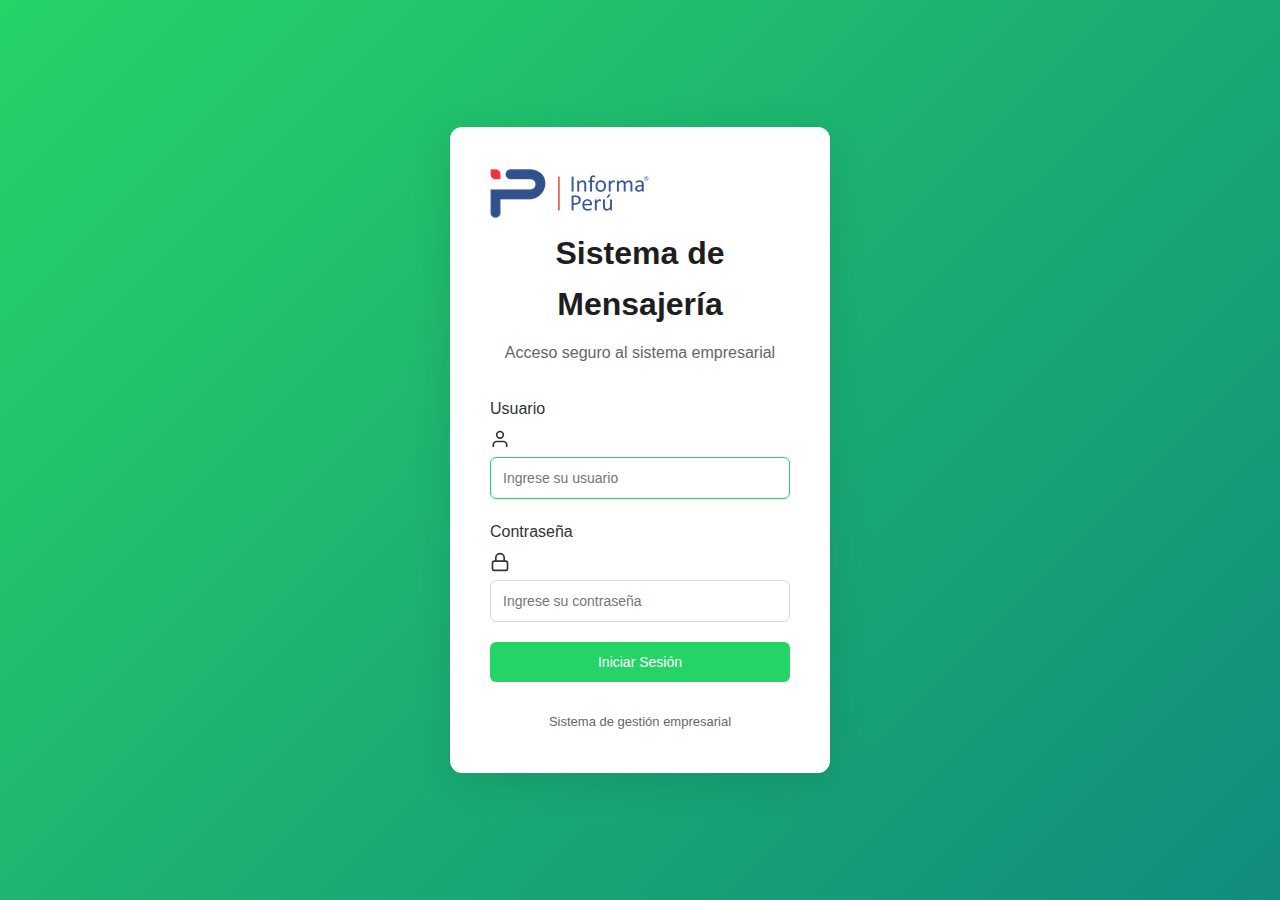
<file: src/frontend/index.html>
<!DOCTYPE html>
<html lang="es">
<head>
    <meta charset="UTF-8">
    <meta name="viewport" content="width=device-width, initial-scale=1.0">
    <title>Sistema de Mensajería Empresarial - Login</title>
    <link rel="stylesheet" href="css/style.css">
    <link rel="preconnect" href="https://fonts.googleapis.com">
    <link rel="preconnect" href="https://fonts.gstatic.com" crossorigin>
    <link href="https://fonts.googleapis.com/css2?family=Inter:wght@300;400;500;600;700&display=swap" rel="stylesheet">
</head>
<body class="login-page">
    <div class="login-background">
        <div class="login-pattern"></div>
    </div>
    <div class="login-container">
        <div class="login-box">
            <div class="logo-container">
                <img src="css/assets/logo_informa.png" alt="Logo Empresa" class="company-logo">
            </div>
            <div class="login-header">
                <h1>Sistema de Mensajería</h1>
                <p class="subtitle">Acceso seguro al sistema empresarial</p>
            </div>

            <form id="loginForm">
                <div class="form-group">
                    <label for="username">Usuario</label>
                    <div class="input-wrapper">
                        <svg class="input-icon" xmlns="http://www.w3.org/2000/svg" width="20" height="20" viewBox="0 0 24 24" fill="none" stroke="currentColor" stroke-width="2" stroke-linecap="round" stroke-linejoin="round">
                            <path d="M20 21v-2a4 4 0 0 0-4-4H8a4 4 0 0 0-4 4v2"></path>
                            <circle cx="12" cy="7" r="4"></circle>
                        </svg>
                        <input type="text" id="username" name="username" class="form-control" placeholder="Ingrese su usuario" required autofocus>
                    </div>
                </div>

                <div class="form-group">
                    <label for="password">Contraseña</label>
                    <div class="input-wrapper">
                        <svg class="input-icon" xmlns="http://www.w3.org/2000/svg" width="20" height="20" viewBox="0 0 24 24" fill="none" stroke="currentColor" stroke-width="2" stroke-linecap="round" stroke-linejoin="round">
                            <rect x="3" y="11" width="18" height="11" rx="2" ry="2"></rect>
                            <path d="M7 11V7a5 5 0 0 1 10 0v4"></path>
                        </svg>
                        <input type="password" id="password" name="password" class="form-control" placeholder="Ingrese su contraseña" required>
                    </div>
                </div>

                <button type="submit" class="btn btn-primary btn-block btn-login">
                    <span class="btn-text">Iniciar Sesión</span>
                    <span class="btn-loader" style="display: none;">
                        <svg class="spinner" width="20" height="20" viewBox="0 0 24 24" fill="none" stroke="currentColor" stroke-width="2">
                            <path d="M21 12a9 9 0 1 1-6.219-8.56"></path>
                        </svg>
                    </span>
                </button>
            </form>

            <div id="errorMessage" class="alert alert-error" style="display: none;"></div>

            <div class="login-footer">
                <p class="footer-text">Sistema de gestión empresarial</p>
            </div>
        </div>
    </div>

    <script>
        const loginForm = document.getElementById('loginForm');
        const errorMessage = document.getElementById('errorMessage');

        loginForm.addEventListener('submit', async (e) => {
            e.preventDefault();

            const username = document.getElementById('username').value;
            const password = document.getElementById('password').value;

            const btnText = document.querySelector('.btn-text');
            const btnLoader = document.querySelector('.btn-loader');
            const submitBtn = loginForm.querySelector('button[type="submit"]');

            btnText.style.display = 'none';
            btnLoader.style.display = 'inline-block';
            submitBtn.disabled = true;
            errorMessage.style.display = 'none';

            try {
                const response = await fetch('/api/auth/login', {
                    method: 'POST',
                    headers: {
                        'Content-Type': 'application/json'
                    },
                    body: JSON.stringify({ username, password })
                });

                const data = await response.json();

                if (data.success) {
                    // Guardar token y usuario
                    localStorage.setItem('token', data.token);
                    localStorage.setItem('user', JSON.stringify(data.user));

                    // Redirigir a dashboard
                    window.location.href = 'dashboard.html';
                } else {
                    throw new Error(data.message || 'Error al iniciar sesión');
                }

            } catch (error) {
                errorMessage.textContent = error.message;
                errorMessage.style.display = 'block';
            } finally {
                btnText.style.display = 'inline-block';
                btnLoader.style.display = 'none';
                submitBtn.disabled = false;
            }
        });

        // Verificar si ya está logueado
        if (localStorage.getItem('token')) {
            window.location.href = 'dashboard.html';
        }

        // Manejar el estado de focus en los inputs
        const inputs = document.querySelectorAll('.form-control');
        inputs.forEach(input => {
            const wrapper = input.closest('.input-wrapper');
            
            input.addEventListener('focus', () => {
                wrapper.classList.add('input-focused');
            });
            
            input.addEventListener('blur', () => {
                wrapper.classList.remove('input-focused');
            });
        });
    </script>
</body>
</html>
</file>
<file: src/frontend/css/style.css>
:root {
    --primary-color: #25D366;
    --secondary-color: #128C7E;
    --danger-color: #dc3545;
    --warning-color: #ffc107;
    --success-color: #28a745;
    --dark-color: #1e1e1e;
    --light-gray: #f5f5f5;
    --border-color: #ddd;
    --text-color: #333;
    --text-light: #666;
}

/*Fondo */

* {
    margin: 0;
    padding: 0;
    box-sizing: border-box;
}

body {
    font-family: 'Segoe UI', Tahoma, Geneva, Verdana, sans-serif;
    background-color: var(--light-gray);
    color: var(--text-color);
    line-height: 1.6;
}

/* Login Page */
.login-page {
    display: flex;
    align-items: center;
    justify-content: center;
    min-height: 100vh;
    background: linear-gradient(135deg, var(--primary-color), var(--secondary-color));
}

.login-container {
    width: 100%;
    max-width: 420px;
    padding: 20px;
}

.login-box {
    background: white;
    border-radius: 12px;
    padding: 40px;
    box-shadow: 0 10px 40px rgba(0,0,0,0.1);
}

.logo {
    text-align: center;
    margin-bottom: 20px;
    color: var(--primary-color);
}

.login-box h1 {
    text-align: center;
    color: var(--dark-color);
    margin-bottom: 10px;
}

.subtitle {
    text-align: center;
    color: var(--text-light);
    margin-bottom: 30px;
}

/* Forms */
.form-group {
    margin-bottom: 20px;
}

.form-group label {
    display: block;
    margin-bottom: 8px;
    font-weight: 500;
    color: var(--text-color);
}

.form-control {
    width: 100%;
    padding: 12px;
    border: 1px solid var(--border-color);
    border-radius: 6px;
    font-size: 14px;
    transition: border-color 0.3s;
}

.form-control:focus {
    outline: none;
    border-color: var(--primary-color);
}

textarea.form-control {
    resize: vertical;
    font-family: inherit;
}

/* Buttons */
.btn {
    padding: 12px 24px;
    border: none;
    border-radius: 6px;
    font-size: 14px;
    font-weight: 500;
    cursor: pointer;
    transition: all 0.3s;
    display: inline-flex;
    align-items: center;
    justify-content: center;
    gap: 8px;
}

.btn:disabled {
    opacity: 0.6;
    cursor: not-allowed;
}

.btn-primary {
    background: var(--primary-color);
    color: white;
}

.btn-primary:hover:not(:disabled) {
    background: var(--secondary-color);
}

.btn-secondary {
    background: #6c757d;
    color: white;
}

.btn-secondary:hover:not(:disabled) {
    background: #5a6268;
}

.btn-danger {
    background: var(--danger-color);
    color: white;
}

.btn-danger:hover:not(:disabled) {
    background: #c82333;
}

.btn-success {
    background: var(--success-color);
    color: white;
}

.btn-block {
    width: 100%;
}

.btn-lg {
    padding: 14px 28px;
    font-size: 16px;
}

.btn-sm {
    padding: 8px 16px;
    font-size: 13px;
}

/* Alerts */
.alert {
    padding: 12px;
    border-radius: 6px;
    margin-top: 15px;
}

.alert-error {
    background: #f8d7da;
    color: #721c24;
    border: 1px solid #f5c6cb;
}

.alert-success {
    background: #d4edda;
    color: #155724;
    border: 1px solid #c3e6cb;
}

.alert-warning {
    background: #fff3cd;
    color: #856404;
    border: 1px solid #ffeaa7;
}

.alert-info {
    background: #d1ecf1;
    color: #0c5460;
    border: 1px solid #bee5eb;
}

.login-footer {
    margin-top: 30px;
    text-align: center;
    color: var(--text-light);
    font-size: 13px;
}

/* Dashboard Layout */
body:not(.login-page) {
    display: flex;
    height: 100vh;
    overflow: hidden;
}

.sidebar {
    width: 260px;
    background: var(--dark-color);
    color: white;
    display: flex;
    flex-direction: column;
}

.sidebar-header {
    padding: 20px;
    border-bottom: 1px solid rgba(255,255,255,0.1);
}

.sidebar-header h2 {
    font-size: 18px;
    color: var(--primary-color);
}

.sidebar-nav {
    flex: 1;
    padding: 20px 0;
    overflow-y: auto;
}

.nav-item {
    display: flex;
    align-items: center;
    gap: 12px;
    padding: 12px 20px;
    color: rgba(255,255,255,0.8);
    text-decoration: none;
    transition: all 0.3s;
}

.nav-item:hover {
    background: rgba(255,255,255,0.1);
    color: white;
}

.nav-item.active {
    background: var(--primary-color);
    color: white;
}

.icon {
    font-size: 20px;
}

.sidebar-footer {
    padding: 20px;
    border-top: 1px solid rgba(255,255,255,0.1);
}

.user-info {
    margin-bottom: 15px;
    font-size: 14px;
    color: rgba(255,255,255,0.8);
}

/* Main Content */
.main-content {
    flex: 1;
    display: flex;
    flex-direction: column;
    overflow: hidden;
}

/* Dark mode global: aplica también al contenido derecho */
[data-theme="dark"] body {
    background-color: #0d1117;
    color: #c9d1d9;
}

[data-theme="dark"] .header,
[data-theme="dark"] .devices-grid .device-card,
[data-theme="dark"] .category-card,
[data-theme="dark"] .table-container,
[data-theme="dark"] .manual-send-form,
[data-theme="dark"] .chats-list,
[data-theme="dark"] .chat-messages,
[data-theme="dark"] .campaigns-list .campaign-card,
[data-theme="dark"] .campaign-errors-section,
[data-theme="dark"] .calendar-toolbar,
[data-theme="dark"] .calendar-container,
[data-theme="dark"] .calendar-legend,
[data-theme="dark"] .modal-content,
[data-theme="dark"] .note-card {
    background-color: #161b22;
    color: #c9d1d9;
}

[data-theme="dark"] .data-table thead,
[data-theme="dark"] .chat-header {
    background-color: #0d1117;
    border-color: #30363d;
}

[data-theme="dark"] .data-table td,
[data-theme="dark"] .data-table th,
[data-theme="dark"] .messages-container,
[data-theme="dark"] .content-container {
    border-color: #30363d;
}

[data-theme="dark"] .sidebar {
    background: #0b0f14;
}

.header {
    background: white;
    padding: 20px 30px;
    border-bottom: 1px solid var(--border-color);
    display: flex;
    justify-content: space-between;
    align-items: center;
}

.header h1 {
    font-size: 24px;
    color: var(--text-color);
}

.content-container {
    flex: 1;
    overflow-y: auto;
    padding: 30px;
}

.view {
    display: none;
}

.view.active {
    display: block;
}

/* Devices Grid */
.devices-grid {
    display: grid;
    grid-template-columns: repeat(auto-fill, minmax(300px, 1fr));
    gap: 20px;
}

.device-card {
    background: white;
    border-radius: 8px;
    padding: 20px;
    box-shadow: 0 2px 8px rgba(0,0,0,0.1);
}

.device-header {
    display: flex;
    justify-content: space-between;
    align-items: center;
    margin-bottom: 15px;
}

.device-name {
    font-weight: 600;
    font-size: 16px;
}

.device-status {
    padding: 4px 12px;
    border-radius: 20px;
    font-size: 12px;
    font-weight: 500;
}

.status-conectado {
    background: #d4edda;
    color: #155724;
}

.status-desconectado {
    background: #f8d7da;
    color: #721c24;
}

.status-esperando_qr {
    background: #fff3cd;
    color: #856404;
}

.device-info {
    margin-bottom: 15px;
    color: var(--text-light);
    font-size: 14px;
}

.device-actions {
    display: flex;
    gap: 10px;
}

/* Categories Grid */
.categories-grid {
    display: grid;
    grid-template-columns: repeat(auto-fill, minmax(280px, 1fr));
    gap: 20px;
}

.category-card {
    background: white;
    border-radius: 8px;
    padding: 20px;
    box-shadow: 0 2px 8px rgba(0,0,0,0.1);
    border-left: 4px solid var(--primary-color);
}

.category-header {
    display: flex;
    justify-content: space-between;
    align-items: center;
    margin-bottom: 10px;
}

.category-name {
    font-weight: 600;
    font-size: 16px;
}

.category-description {
    color: var(--text-light);
    font-size: 14px;
    margin-bottom: 10px;
}

.category-stats {
    display: flex;
    gap: 15px;
    font-size: 13px;
    color: var(--text-light);
}

/* Table */
.table-container {
    background: white;
    border-radius: 8px;
    overflow: hidden;
    box-shadow: 0 2px 8px rgba(0,0,0,0.1);
}

.data-table {
    width: 100%;
    border-collapse: collapse;
}

.data-table thead {
    background: var(--light-gray);
}

.data-table th {
    padding: 15px;
    text-align: left;
    font-weight: 600;
    font-size: 14px;
}

.data-table td {
    padding: 15px;
    border-top: 1px solid var(--border-color);
    font-size: 14px;
}

.data-table tbody tr:hover {
    background: var(--light-gray);
}

/* Filters Bar */
.filters-bar {
    display: flex;
    gap: 15px;
    margin-bottom: 20px;
}

/* Manual Send Form */
.manual-send-form {
    max-width: 600px;
    background: white;
    padding: 30px;
    border-radius: 8px;
    box-shadow: 0 2px 8px rgba(0,0,0,0.1);
}

/* Chats Container */
.chats-container {
    display: grid;
    grid-template-columns: 350px 1fr;
    gap: 20px;
    height: calc(100vh - 180px);
}

.chats-list {
    background: white;
    border-radius: 8px;
    overflow: hidden;
    box-shadow: 0 2px 8px rgba(0,0,0,0.1);
}

.chats-header {
    padding: 20px;
    border-bottom: 1px solid var(--border-color);
}

.chats-header h3 {
    margin-bottom: 15px;
}

#chatsList {
    overflow-y: auto;
    max-height: calc(100vh - 280px);
}

.chat-messages {
    background: white;
    border-radius: 8px;
    box-shadow: 0 2px 8px rgba(0,0,0,0.1);
    display: flex;
    flex-direction: column;
}

.chat-messages-header {
    padding: 20px;
    border-bottom: 1px solid var(--border-color);
    display: flex;
    justify-content: space-between;
    align-items: center;
}

.messages-container {
    flex: 1;
    padding: 20px;
    overflow-y: auto;
}

.chat-input {
    padding: 20px;
    border-top: 1px solid var(--border-color);
    display: flex;
    gap: 10px;
}

.empty-state {
    text-align: center;
    color: var(--text-light);
    padding: 40px;
}

/* Modal */
.modal {
    display: none;
    position: fixed;
    top: 0;
    left: 0;
    width: 100%;
    height: 100%;
    background: rgba(0,0,0,0.5);
    z-index: 1000;
    align-items: center;
    justify-content: center;
}

.modal.active {
    display: flex;
}

.modal-content {
    background: white;
    border-radius: 12px;
    width: 90%;
    max-width: 500px;
    max-height: 90vh;
    overflow-y: auto;
    box-shadow: 0 10px 40px rgba(0,0,0,0.2);
}

.modal-header {
    padding: 20px;
    border-bottom: 1px solid var(--border-color);
    display: flex;
    justify-content: space-between;
    align-items: center;
}

.modal-header h2 {
    font-size: 20px;
}

.modal-close {
    background: none;
    border: none;
    font-size: 24px;
    cursor: pointer;
    color: var(--text-light);
}

.modal-body {
    padding: 20px;
}

.modal-footer {
    padding: 20px;
    border-top: 1px solid var(--border-color);
    display: flex;
    justify-content: flex-end;
    gap: 10px;
}

.qr-container {
    text-align: center;
    padding: 20px;
    min-height: 320px;
    display: flex;
    align-items: center;
    justify-content: center;
}

.qr-container img {
    max-width: 300px;
    width: 100%;
    height: auto;
    border: 2px solid var(--border-color);
    border-radius: 8px;
    padding: 10px;
    background: white;
}

/* Campaigns List */
.campaigns-list {
    display: flex;
    flex-direction: column;
    gap: 20px;
}

.campaign-card {
    background: white;
    border-radius: 8px;
    padding: 20px;
    box-shadow: 0 2px 8px rgba(0,0,0,0.1);
}

.campaign-header {
    display: flex;
    justify-content: space-between;
    align-items: center;
    margin-bottom: 15px;
}

.campaign-title {
    font-weight: 600;
    font-size: 18px;
}

.campaign-info {
    display: grid;
    grid-template-columns: repeat(auto-fit, minmax(200px, 1fr));
    gap: 15px;
    margin-bottom: 15px;
}

.campaign-stat {
    display: flex;
    flex-direction: column;
}

.campaign-stat label {
    font-size: 12px;
    color: var(--text-light);
    margin-bottom: 4px;
}

.campaign-stat value {
    font-weight: 600;
    font-size: 16px;
}

.campaign-actions {
    display: flex;
    gap: 10px;
}

/* Progress Bar */
.progress-bar {
    width: 100%;
    height: 8px;
    background: var(--light-gray);
    border-radius: 4px;
    overflow: hidden;
    margin: 15px 0;
}

.progress-fill {
    height: 100%;
    background: var(--primary-color);
    transition: width 0.3s;
}

/* Campaign Errors Section */
.campaign-errors-section {
    background: white;
    border-radius: 8px;
    padding: 20px;
    margin-top: 20px;
    box-shadow: 0 2px 8px rgba(0,0,0,0.1);
}

.campaign-errors-section .section-header {
    display: flex;
    justify-content: space-between;
    align-items: center;
    margin-bottom: 20px;
    padding-bottom: 10px;
    border-bottom: 2px solid var(--border-color);
}

.campaign-errors-section .section-header h3 {
    margin: 0;
    color: var(--danger-color);
}

.error-badge {
    background-color: #fff3cd;
    color: #856404;
    padding: 4px 8px;
    border-radius: 4px;
    font-size: 12px;
    font-weight: 500;
    display: inline-block;
}

.campaign-errors-section .empty-state {
    text-align: center;
    padding: 40px 20px;
    color: var(--text-light);
    font-size: 16px;
}

/* Text utilities */
.text-center {
    text-align: center;
}

/* Responsive */
@media (max-width: 768px) {
    body:not(.login-page) {
        flex-direction: column;
    }

    .sidebar {
        width: 100%;
        height: auto;
    }

    .chats-container {
        grid-template-columns: 1fr;
    }

    .devices-grid,
    .categories-grid {
        grid-template-columns: 1fr;
    }
}

/* ===== CHATS STYLES ===== */
.chat-item {
    display: flex;
    align-items: center;
    padding: 15px;
    border-bottom: 1px solid var(--border-color);
    cursor: pointer;
    transition: background-color 0.2s;
}

.chat-item:hover {
    background-color: var(--light-gray);
}

.chat-avatar {
    width: 50px;
    height: 50px;
    border-radius: 50%;
    background: linear-gradient(135deg, var(--primary-color), var(--secondary-color));
    display: flex;
    align-items: center;
    justify-content: center;
    color: white;
    font-weight: bold;
    margin-right: 15px;
    flex-shrink: 0;
}

.chat-info {
    flex: 1;
    min-width: 0;
}

.chat-name {
    font-weight: 600;
    margin-bottom: 4px;
}

.chat-last-message {
    color: var(--text-light);
    font-size: 0.9em;
    white-space: nowrap;
    overflow: hidden;
    text-overflow: ellipsis;
}

.chat-meta {
    text-align: right;
    font-size: 0.85em;
}

.chat-time {
    color: var(--text-light);
    margin-bottom: 4px;
}

.chat-device {
    color: var(--primary-color);
    font-size: 0.8em;
}

.chat-unread {
    background-color: var(--primary-color);
    color: white;
    border-radius: 50%;
    padding: 2px 8px;
    font-size: 0.8em;
    display: inline-block;
    min-width: 20px;
    text-align: center;
}

.chat-header {
    padding: 20px;
    border-bottom: 2px solid var(--border-color);
    background-color: white;
    display: flex;
    justify-content: space-between;
    align-items: center;
}

.messages-container {
    padding: 20px;
    max-height: 500px;
    overflow-y: auto;
    background-color: #111; /* base oscura detrás de la imagen */
    background-image: url('assets/Fondo.jpeg');
    background-repeat: repeat;
    background-size: 512px auto; /* ajusta el tamaño del patrón */
}

.message {
    margin-bottom: 15px;
    max-width: 70%;
    padding: 10px 15px;
    border-radius: 12px;
    position: relative;
}

.message-received {
    background-color: white;
    margin-right: auto;
    box-shadow: 0 1px 2px rgba(0,0,0,0.1);
}

.message-sent {
    background-color: var(--primary-color);
    color: white;
    margin-left: auto;
}

.message-text {
    word-wrap: break-word;
}

.message-time {
    font-size: 0.75em;
    opacity: 0.7;
    margin-top: 4px;
    text-align: right;
}

.chat-input {
    padding: 20px;
    background-color: white;
    border-top: 1px solid var(--border-color);
    display: flex;
    gap: 10px;
}

/* Temas oscuros personalizados */
[data-theme="dark-blue"] body { background-color: #0b1220; color: #c9d1d9; }
[data-theme="dark-blue"] .sidebar { background-color: #0a1020; }
[data-theme="dark-blue"] .header, [data-theme="dark-blue"] .table-container, [data-theme="dark-blue"] .chat-messages, [data-theme="dark-blue"] .chats-list { background-color: #0f172a; color: #d1d5db; }
[data-theme="dark-blue"] .messages-container { background-color: #0d1326; background-image: url('assets/Fondo.jpeg'); }

[data-theme="dark-emerald"] body { background-color: #0b1412; color: #d1fae5; }
[data-theme="dark-emerald"] .sidebar { background-color: #0a1511; }
[data-theme="dark-emerald"] .header, [data-theme="dark-emerald"] .table-container, [data-theme="dark-emerald"] .chat-messages, [data-theme="dark-emerald"] .chats-list { background-color: #10241f; color: #d1fae5; }
[data-theme="dark-emerald"] .messages-container { background-color: #0f201c; background-image: url('assets/Fondo.jpeg'); }

[data-theme="dark-contrast"] body { background-color: #0a0a0a; color: #e5e5e5; }
[data-theme="dark-contrast"] .sidebar { background-color: #050505; }
[data-theme="dark-contrast"] .header, [data-theme="dark-contrast"] .table-container, [data-theme="dark-contrast"] .chat-messages, [data-theme="dark-contrast"] .chats-list { background-color: #111111; color: #e5e5e5; }
[data-theme="dark-contrast"] .messages-container { background-color: #0e0e0e; background-image: url('assets/Fondo.jpeg'); }

.chat-input textarea {
    flex: 1;
    padding: 10px;
    border: 1px solid var(--border-color);
    border-radius: 6px;
    resize: vertical;
    font-family: inherit;
}

.chat-input button {
    align-self: flex-end;
}

/* Contenedor de errores en tiempo real */
.campaign-errors-live {
    background: #fff3cd;
    border: 2px solid #ffc107;
    border-radius: 8px;
    padding: 15px;
    margin-bottom: 20px;
    max-height: 400px;
    overflow-y: auto;
}

.campaign-errors-live h4 {
    margin: 0 0 10px 0;
    color: #856404;
    font-size: 16px;
}

#errorsList {
    display: flex;
    flex-direction: column;
    gap: 8px;
}

.error-item {
    display: flex;
    align-items: center;
    gap: 10px;
    padding: 10px;
    background: white;
    border-radius: 6px;
    border-left: 4px solid #dc3545;
    font-size: 14px;
}

.error-item.error-invalid-number {
    border-left-color: #ff6b6b;
    background: #ffe5e5;
}

.error-icon {
    font-size: 20px;
}

.error-number {
    font-weight: bold;
    color: #dc3545;
    min-width: 120px;
}

.error-reason {
    flex: 1;
    color: #666;
}

.error-time {
    font-size: 12px;
    color: #999;
    min-width: 80px;
    text-align: right;
}

/* ======================================
   CALENDARIO
   ====================================== */
.calendar-toolbar {
    display: flex;
    align-items: center;
    gap: 15px;
    margin-bottom: 20px;
    padding: 15px;
    background: white;
    border-radius: 8px;
    box-shadow: 0 2px 8px rgba(0,0,0,0.1);
}

.calendar-current-date {
    font-size: 18px;
    font-weight: 600;
    color: var(--dark-color);
    margin-left: auto;
}

.calendar-container {
    background: white;
    padding: 20px;
    border-radius: 8px;
    box-shadow: 0 2px 8px rgba(0,0,0,0.1);
}

.calendar-grid {
    display: grid;
    grid-template-columns: repeat(7, 1fr);
    gap: 1px;
    background: var(--border-color);
    border: 1px solid var(--border-color);
}

.calendar-day-name {
    background: var(--primary-color);
    color: white;
    text-align: center;
    padding: 10px;
    font-weight: 600;
    font-size: 14px;
}

.calendar-day {
    background: white;
    min-height: 100px;
    padding: 8px;
    position: relative;
}

.calendar-day.empty {
    background: #f9f9f9;
}

.calendar-day.today {
    background: #e3f2fd;
    border: 2px solid #2196f3;
}

.calendar-day-number {
    font-weight: bold;
    color: var(--dark-color);
    margin-bottom: 5px;
}

.calendar-event {
    font-size: 11px;
    color: white;
    padding: 3px 6px;
    border-radius: 4px;
    margin-bottom: 3px;
    overflow: hidden;
    text-overflow: ellipsis;
    white-space: nowrap;
    cursor: pointer;
}

.calendar-legend {
    display: flex;
    gap: 20px;
    margin-top: 15px;
    padding: 15px;
    background: white;
    border-radius: 8px;
    justify-content: center;
}

.legend-item {
    display: flex;
    align-items: center;
    gap: 8px;
    font-size: 14px;
}

.legend-color {
    width: 20px;
    height: 20px;
    border-radius: 4px;
}

/* ======================================
   NOTAS
   ====================================== */
.notes-grid {
    display: grid;
    grid-template-columns: repeat(auto-fill, minmax(300px, 1fr));
    gap: 20px;
}

/* Avatar / Foto de Perfil */
.avatar {
    width: 40px;
    height: 40px;
    border-radius: 50%;
    object-fit: cover;
    border: 2px solid #ddd;
    background: linear-gradient(135deg, #667eea 0%, #764ba2 100%);
    display: inline-flex;
    align-items: center;
    justify-content: center;
    font-weight: bold;
    color: white;
    font-size: 16px;
    text-transform: uppercase;
    flex-shrink: 0;
}

.avatar-sm {
    width: 32px;
    height: 32px;
    font-size: 13px;
}

.avatar-lg {
    width: 60px;
    height: 60px;
    font-size: 24px;
}

.avatar-loading {
    animation: pulse 1.5s ease-in-out infinite;
    background: linear-gradient(90deg, #f0f0f0 25%, #e0e0e0 50%, #f0f0f0 75%);
}

@keyframes pulse {
    0%, 100% { opacity: 1; }
    50% { opacity: 0.6; }
}

.contact-item {
    display: flex;
    align-items: center;
    gap: 12px;
    padding: 12px;
    border-bottom: 1px solid #eee;
    transition: background 0.2s;
}

.contact-item:hover {
    background: #f8f9fa;
}

.contact-info {
    flex: 1;
}

.contact-name {
    font-weight: 600;
    font-size: 15px;
    color: #333;
    margin-bottom: 2px;
}

.contact-phone {
    font-size: 13px;
    color: #666;
}

.note-card {
    background: white;
    border-radius: 8px;
    padding: 20px;
    box-shadow: 0 2px 8px rgba(0,0,0,0.1);
    transition: transform 0.2s, box-shadow 0.2s;
}

.note-card:hover {
    transform: translateY(-2px);
    box-shadow: 0 4px 12px rgba(0,0,0,0.15);
}

.note-header {
    display: flex;
    justify-content: space-between;
    align-items: flex-start;
    margin-bottom: 15px;
}

.note-header h3 {
    margin: 0;
    color: var(--dark-color);
    font-size: 18px;
    font-weight: 600;
}

.note-actions {
    display: flex;
    gap: 8px;
}

.btn-icon {
    background: none;
    border: none;
    font-size: 18px;
    cursor: pointer;
    padding: 4px;
    border-radius: 4px;
    transition: background 0.2s;
}

.btn-icon:hover {
    background: #f0f0f0;
}

.note-content {
    color: var(--text-color);
    line-height: 1.6;
    margin-bottom: 15px;
    white-space: pre-wrap;
}

.note-footer {
    color: var(--text-light);
    font-size: 12px;
    border-top: 1px solid var(--border-color);
    padding-top: 10px;
}
</file>
